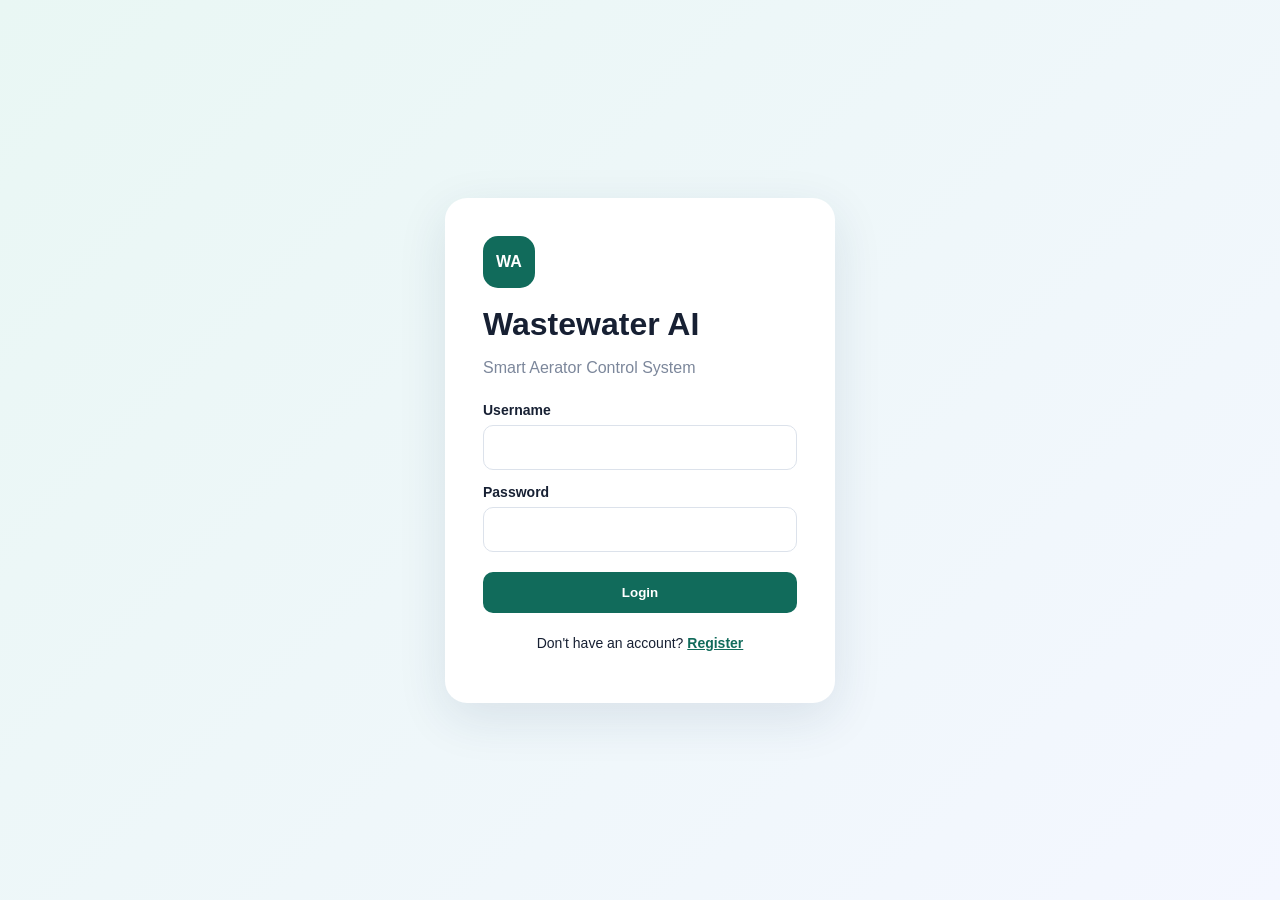
<file: index.html>
<!DOCTYPE html>
<html lang="en">
<head>
<meta charset="UTF-8">
<meta name="viewport" content="width=device-width, initial-scale=1.0">
<title>Wastewater AI</title>
<link rel="stylesheet" href="css/style.css">
</head>
<body class="login-page">
<div class="login-card">
  <div class="logo">WA</div>
  <h1>Wastewater AI</h1>
  <p class="muted">Smart Aerator Control System</p>

  <form id="loginForm">
    <label>Username</label>
    <input id="username" required>

    <label>Password</label>
    <input id="password" type="password" required>

    <button type="submit">Login</button>
    <p id="message" class="message"></p>
  </form>

  <p class="switch">Don't have an account?
    <a href="register.html">Register</a>
  </p>
</div>
<script src="js/api.js"></script>
<script src="js/auth.js"></script>
</body>
</html>
</file>
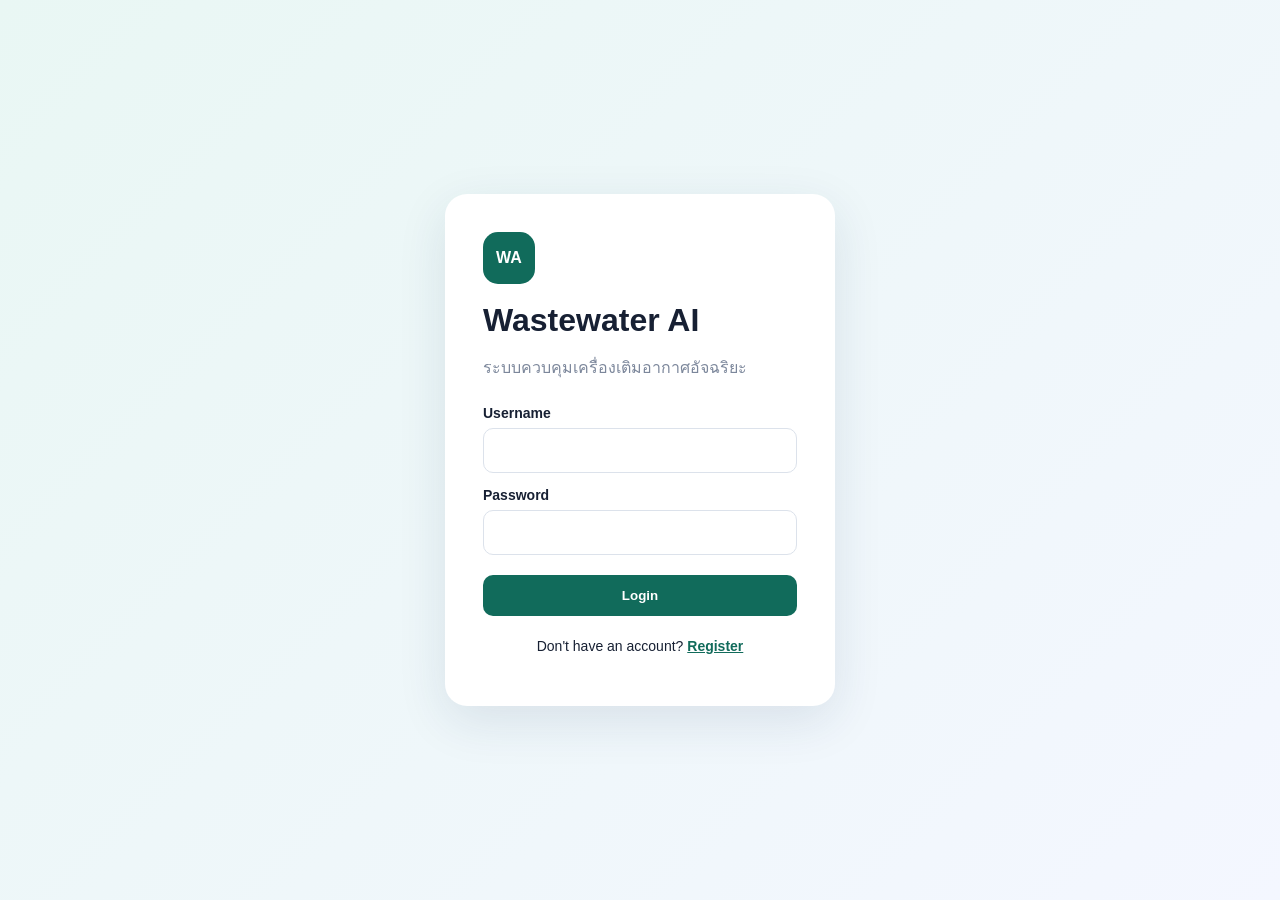
<file: frontend/index.html>
<!DOCTYPE html>
<html lang="en">
<head>
<meta charset="UTF-8">
<meta name="viewport" content="width=device-width, initial-scale=1.0">
<title>Wastewater AI</title>
<link rel="stylesheet" href="css/style.css">
</head>
<body class="login-page">
<div class="login-card">
  <div class="logo">WA</div>
  <h1>Wastewater AI</h1>
  <p class="muted">ระบบควบคุมเครื่องเติมอากาศอัจฉริยะ</p>

  <form id="loginForm">
    <label>Username</label>
    <input id="username" required>

    <label>Password</label>
    <input id="password" type="password" required>

    <button type="submit">Login</button>
    <p id="message" class="message"></p>
  </form>

  <p class="switch">Don't have an account?
    <a href="register.html">Register</a>
  </p>
</div>
<script src="js/api.js"></script>
<script src="js/auth.js"></script>
</body>
</html>
</file>
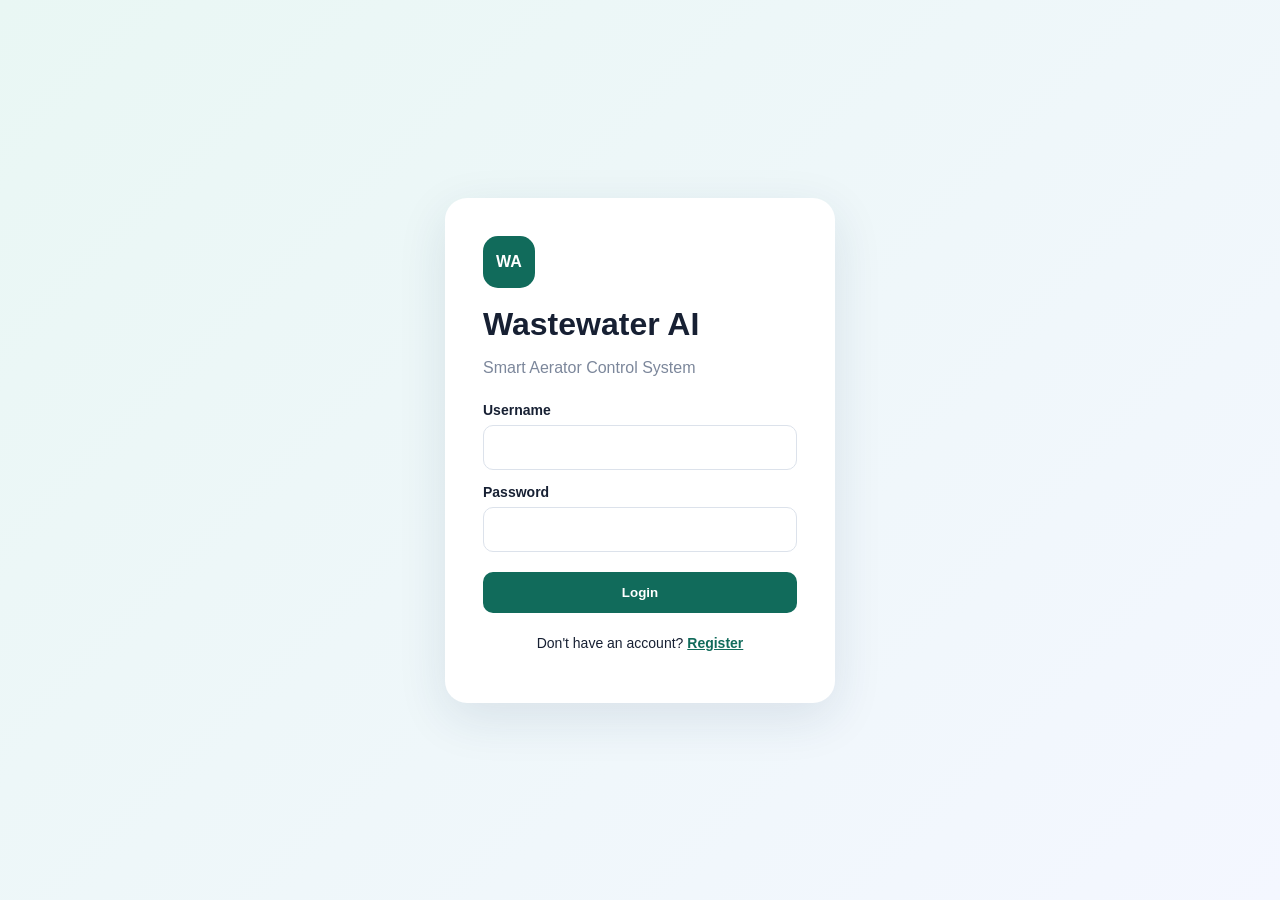
<file: prediction.html>
<!DOCTYPE html>
<html lang="en">
<head><meta charset="UTF-8"><meta name="viewport" content="width=device-width, initial-scale=1.0">
<title>AI Prediction</title><link rel="stylesheet" href="css/style.css"></head>
<body>
<div class="layout"><aside class="sidebar">
<div class="brand"><span>WA</span> Wastewater AI</div>
<nav><a href="dashboard.html">Dashboard</a><a href="water.html">Water Quality</a><a class="active" href="prediction.html">AI Prediction</a><a href="history.html">History</a></nav>
<button class="logout" onclick="logout()">Logout</button>
</aside>
<main class="main"><header><div><p class="muted">Machine Learning</p><h2>AI Aerator Prediction</h2></div></header>
<section class="panel">
<form id="predictionForm" class="grid-form">
<label>Influent COD<input id="cod" type="number" step="0.01" required></label>
<label>Flow Rate<input id="flow" type="number" step="0.01" required></label>
<label>Water Temperature<input id="temp" type="number" step="0.01" required></label>
<label>Current DO<input id="do" type="number" step="0.01" required></label>
<button type="submit">Predict Aerator Speed</button>
</form>
<div id="result" class="result hidden"><span>Recommended Speed</span><strong id="speed">0%</strong></div>
<p id="message" class="message"></p>
</section></main></div>
<script src="js/api.js"></script><script src="js/prediction.js"></script>
</body></html>
</file>
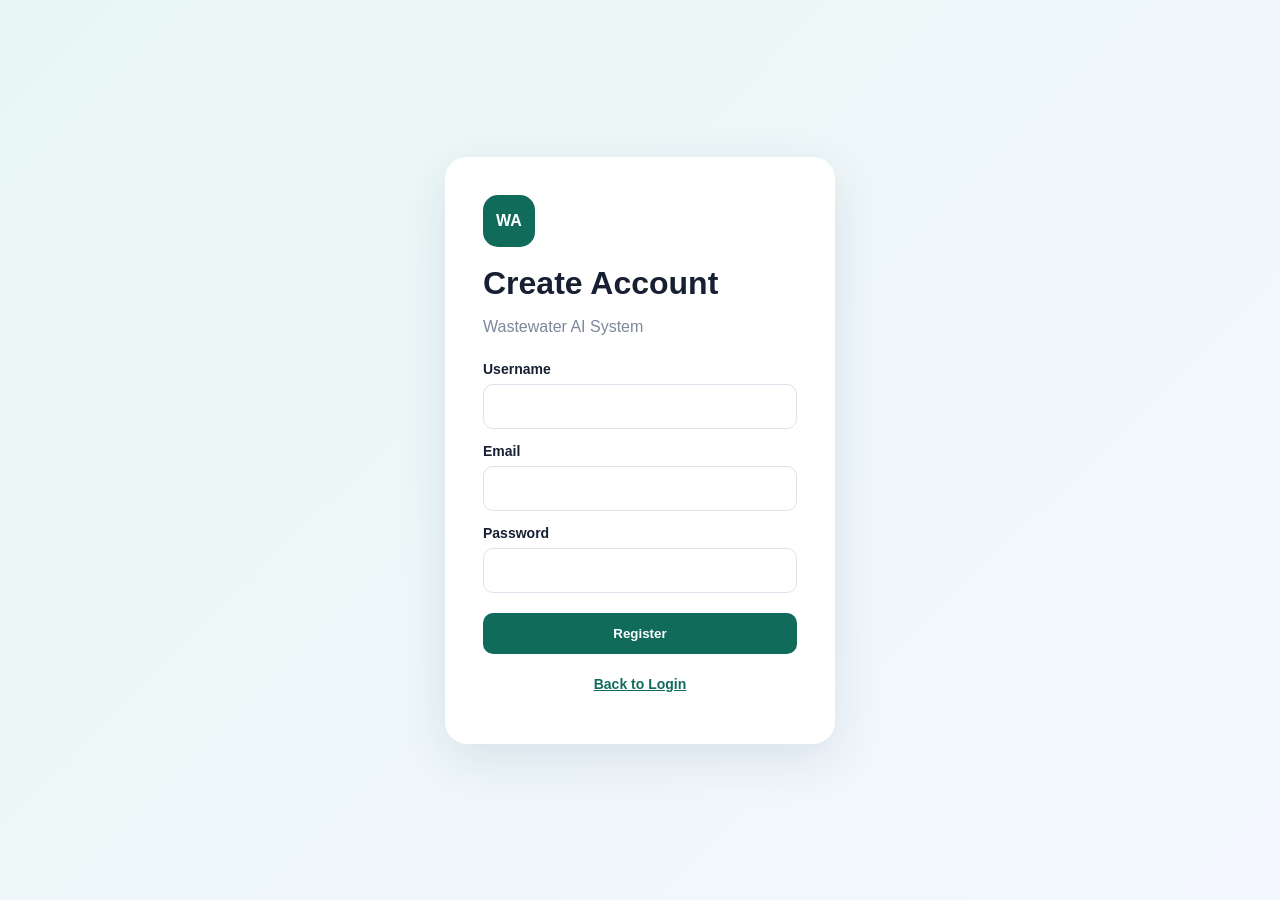
<file: register.html>
<!DOCTYPE html>
<html lang="en">
<head>
<meta charset="UTF-8">
<meta name="viewport" content="width=device-width, initial-scale=1.0">
<title>Register - Wastewater AI</title>
<link rel="stylesheet" href="css/style.css">
</head>
<body class="login-page">
<div class="login-card">
  <div class="logo">WA</div>
  <h1>Create Account</h1>
  <p class="muted">Wastewater AI System</p>
  <form id="registerForm">
    <label>Username</label>
    <input id="username" required>
    <label>Email</label>
    <input id="email" type="email" required>
    <label>Password</label>
    <input id="password" type="password" minlength="6" required>
    <button type="submit">Register</button>
    <p id="message" class="message"></p>
  </form>
  <p class="switch"><a href="index.html">Back to Login</a></p>
</div>
<script src="js/api.js"></script>
<script src="js/auth.js"></script>
</body>
</html>
</file>
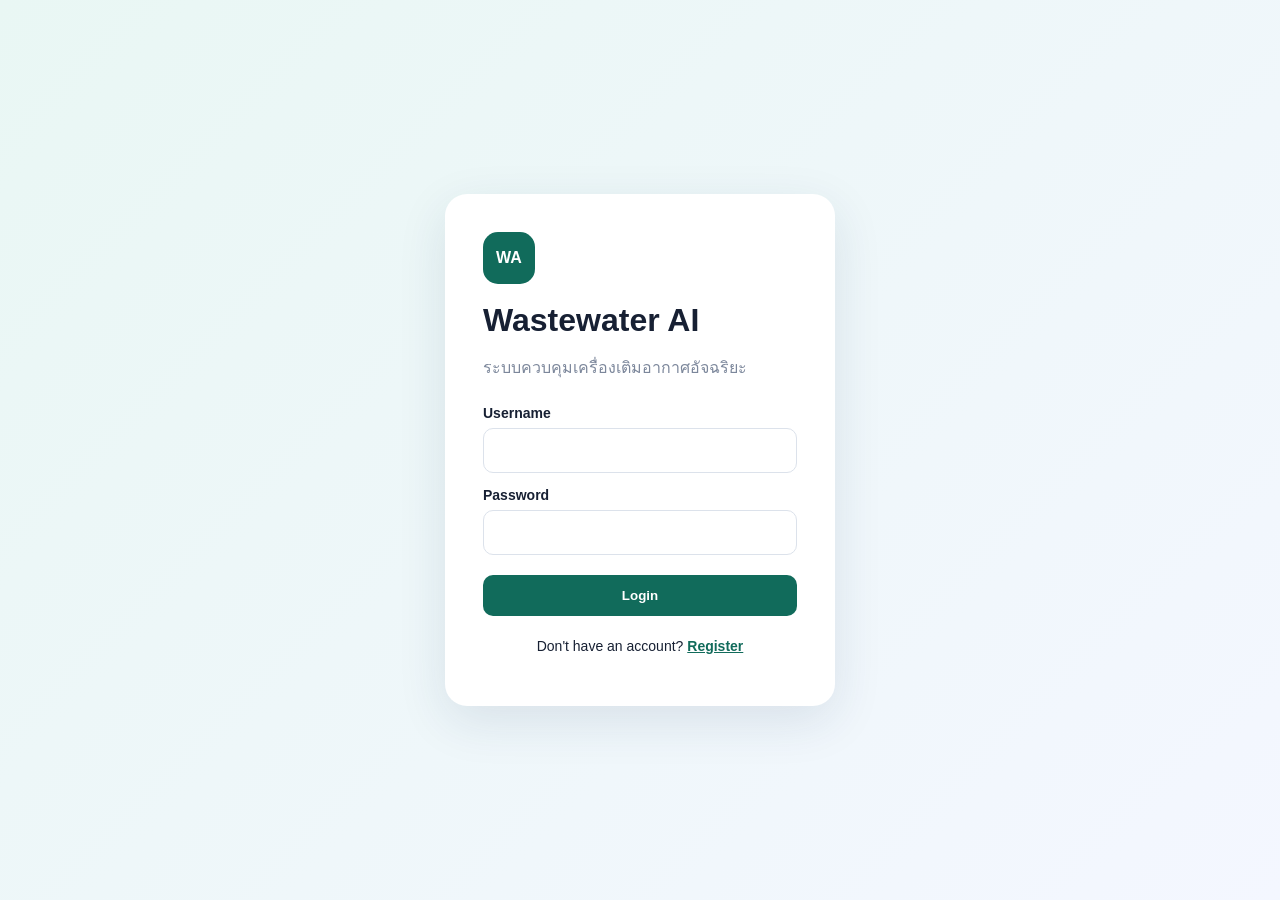
<file: frontend/admin.html>
<!DOCTYPE html>
<html lang="en">
<head><meta charset="UTF-8"><meta name="viewport" content="width=device-width, initial-scale=1.0">
<title>Admin - Wastewater AI</title><link rel="stylesheet" href="css/style.css"></head>
<body>
<div class="layout"><aside class="sidebar">
<div class="brand"><span>WA</span> Wastewater AI</div>
<nav><a href="dashboard.html">Dashboard</a><a href="water.html">Water Quality</a><a href="prediction.html">AI Prediction</a><a href="history.html">History</a><a href="shop.html">Shop</a><a href="support.html">Support</a><a class="active" id="navAdmin" href="admin.html">Admin</a></nav>
<button class="logout" onclick="logout()">Logout</button>
</aside>
<main class="main">
<header><div><p class="muted">Administration</p><h2>Admin Dashboard</h2></div></header>

<section class="admin-kpis" id="kpis">
  <div class="stat"><span>ลูกค้า</span><strong id="kCustomers">--</strong></div>
  <div class="stat"><span>เครื่องที่ขายแล้ว</span><strong id="kDevices">--</strong><small id="kUnassigned"></small></div>
  <div class="stat" id="kAlertBox"><span>เครื่องที่ต้องเฝ้าระวัง</span><strong id="kAlert">--</strong><small id="kCritical"></small></div>
  <div class="stat" id="kReqBox"><span>คำขอแจ้งซ่อมที่ค้างอยู่</span><strong id="kRequests">--</strong></div>
  <div class="stat"><span>เครื่องที่ไม่ส่งข้อมูล</span><strong id="kOffline">--</strong><small>เกิน 15 นาที / ยังไม่เคยส่ง</small></div>
  <div class="stat"><span>ประกันใกล้หมด (30 วัน)</span><strong id="kWarranty">--</strong><small id="kExpired"></small></div>
  <div class="stat" id="kOrderBox"><span>คำสั่งซื้อรอยืนยัน</span><strong id="kOrders">--</strong></div>
  <div class="stat"><span>การวัดใน 24 ชั่วโมง</span><strong id="kReadings">--</strong></div>
</section>

<section class="panel">
  <div class="panel-title"><div><h3>เครื่องที่ต้องดูแลก่อน</h3><p class="muted">เรียงตามความรุนแรง (วิกฤต → เฝ้าระวัง → ไม่ส่งข้อมูล)</p></div></div>
  <div class="table-wrap">
    <table class="compact">
      <thead><tr><th>Serial</th><th>ลูกค้า</th><th>สถานะ</th><th>DO</th><th>ส่งข้อมูลล่าสุด</th></tr></thead>
      <tbody id="attentionBody"></tbody>
    </table>
  </div>
</section>

<section class="panel" style="margin-top:24px">
  <div class="panel-title"><div><h3>เครื่องที่ขายแล้ว</h3><p class="muted">ผูกเครื่องกับบัญชีลูกค้า ดูสถานะและประกัน</p></div></div>
  <p id="deviceMessage" class="message"></p>
  <div class="form-inline">
    <div><label for="dSerial">Serial No.</label><input id="dSerial" placeholder="เช่น WT-2026-0001"></div>
    <div><label for="dModel">รุ่น</label><input id="dModel" placeholder="เช่น AeroClean 50"></div>
    <div><label for="dUser">ลูกค้า</label><select id="dUser"><option value="">ยังไม่ผูกลูกค้า</option></select></div>
    <div><label for="dDate">วันที่ซื้อ</label><input id="dDate" type="date"></div>
    <div style="flex:0 1 110px"><label for="dWarranty">ประกัน (เดือน)</label><input id="dWarranty" type="number" min="0" max="120" value="12"></div>
    <div style="flex:0 0 auto"><button id="addDeviceBtn">เพิ่มเครื่อง</button></div>
  </div>
  <div class="table-wrap">
    <table class="compact">
      <thead><tr><th>Serial</th><th>รุ่น</th><th>ลูกค้า</th><th>สถานะ</th><th>ประกันถึง</th><th></th></tr></thead>
      <tbody id="devicesBody"></tbody>
    </table>
  </div>
</section>

<section class="panel" style="margin-top:24px">
  <div class="panel-title"><div><h3>คำสั่งซื้อเครื่อง</h3><p class="muted">ยืนยัน จัดส่ง และปิดงาน (ยกเลิกแล้วระบบคืนสต็อกให้อัตโนมัติ) เมื่อส่งมอบแล้วให้เพิ่มเครื่องและผูกกับลูกค้าในส่วน "เครื่องที่ขายแล้ว"</p></div>
    <select id="orderFilter" style="width:auto"><option value="">ทั้งหมด</option><option value="pending">รอยืนยัน</option><option value="confirmed">ยืนยันแล้ว</option><option value="shipped">จัดส่งแล้ว</option><option value="completed">สำเร็จ</option><option value="cancelled">ยกเลิก</option></select>
  </div>
  <p id="orderAdminMessage" class="message"></p>
  <div class="table-wrap">
    <table class="compact">
      <thead><tr><th>วันที่</th><th>ลูกค้า</th><th>รายการ</th><th>ยอดรวม</th><th>ติดต่อ / จัดส่ง</th><th>สถานะ</th><th></th></tr></thead>
      <tbody id="ordersAdminBody"></tbody>
    </table>
  </div>
</section>

<section class="panel" style="margin-top:24px">
  <div class="panel-title"><div><h3>สินค้า (เครื่องเติมอากาศ)</h3><p class="muted">ราคา สต็อก และการเปิด/ปิดขาย ลูกค้าเห็นเฉพาะสินค้าที่เปิดขาย</p></div></div>
  <p id="productMessage" class="message"></p>
  <div class="form-inline">
    <div><label for="pCode">รหัสรุ่น</label><input id="pCode"></div>
    <div style="flex:2 1 220px"><label for="pName">ชื่อสินค้า</label><input id="pName"></div>
    <div><label for="pPrice">ราคา (บาท)</label><input id="pPrice" type="number" min="0" step="any"></div>
    <div><label for="pStock">สต็อก</label><input id="pStock" type="number" min="0" value="0"></div>
    <div><label for="pFlow">รองรับการไหลสูงสุด (m³/h)</label><input id="pFlow" type="number" min="0" step="any"></div>
    <div><label for="pAir">ปริมาณลม (m³/min)</label><input id="pAir" type="number" min="0" step="any"></div>
    <div><label for="pKw">กำลัง (kW)</label><input id="pKw" type="number" min="0" step="any"></div>
    <div><label for="pWarranty">ประกัน (เดือน)</label><input id="pWarranty" type="number" min="0" value="12"></div>
    <div style="flex:3 1 300px"><label for="pDesc">รายละเอียด</label><input id="pDesc"></div>
    <div style="flex:0 0 auto"><button id="addProductBtn">เพิ่มสินค้า</button></div>
  </div>
  <div class="table-wrap">
    <table class="compact">
      <thead><tr><th>รหัส</th><th>ชื่อ</th><th>ราคา</th><th>สต็อก</th><th>เปิดขาย</th><th></th></tr></thead>
      <tbody id="productsBody"></tbody>
    </table>
  </div>
</section>

<section class="panel" style="margin-top:24px">
  <div class="panel-title"><div><h3>คำขอแจ้งซ่อมจากลูกค้า</h3><p class="muted">เปลี่ยนสถานะและเขียนข้อความตอบกลับ ลูกค้าจะเห็นในหน้า Support</p></div>
    <select id="reqFilter" style="width:auto"><option value="">ทั้งหมด</option><option value="open">รอดำเนินการ</option><option value="in_progress">กำลังดำเนินการ</option><option value="closed">ปิดงานแล้ว</option></select>
  </div>
  <p id="requestMessage" class="message"></p>
  <div class="table-wrap">
    <table class="compact">
      <thead><tr><th>วันที่</th><th>ลูกค้า / เครื่อง</th><th>เรื่อง</th><th>สถานะ</th><th>ตอบกลับ</th><th></th></tr></thead>
      <tbody id="requestsBody"></tbody>
    </table>
  </div>
</section>

<section class="panel" style="margin-top:24px">
  <div class="panel-title"><div><h3>Manage Users</h3><p class="muted">Grant or remove admin access, or remove an account</p></div></div>
  <p id="usersMessage" class="message"></p>
  <div class="table-wrap">
    <table>
      <thead><tr><th>ID</th><th>Username</th><th>Email</th><th>Role</th><th>Created</th><th>Actions</th></tr></thead>
      <tbody id="usersBody"></tbody>
    </table>
  </div>
</section>

<section class="panel" style="margin-top:24px">
  <div class="panel-title"><div><h3>Index Check</h3><p class="muted">See which real queries are using the database indexes (SQLite query plan)</p></div></div>
  <button class="button-small" onclick="loadExplain()">Check Index Usage</button>
  <div id="explainResult" class="table-wrap" style="margin-top:14px"></div>
</section>

<section class="panel" style="margin-top:24px">
  <div class="panel-title"><div><h3>ข้อมูลคุณภาพน้ำของทุกคน</h3><p class="muted">500 รายการล่าสุดของผู้ใช้ทุกคน</p></div></div>
  <div class="table-wrap">
    <table>
      <thead><tr><th>วันที่</th><th>ผู้ใช้</th><th>COD</th><th>การไหล</th><th>อุณหภูมิ</th><th>DO</th><th>สถานะ</th></tr></thead>
      <tbody id="allWaterBody"></tbody>
    </table>
  </div>
</section>

<section class="panel" style="margin-top:24px">
  <div class="panel-title"><div><h3>การทำนายของทุกคน</h3><p class="muted">500 รายการล่าสุดของผู้ใช้ทุกคน</p></div></div>
  <div class="table-wrap">
    <table>
      <thead><tr><th>วันที่</th><th>ผู้ใช้</th><th>COD</th><th>การไหล</th><th>อุณหภูมิ</th><th>DO</th><th>ความเร็ว</th></tr></thead>
      <tbody id="allPredictionsBody"></tbody>
    </table>
  </div>
</section>

</main></div>
<script src="js/api.js"></script>
<script src="js/admin.js"></script>
</body></html>
</file>
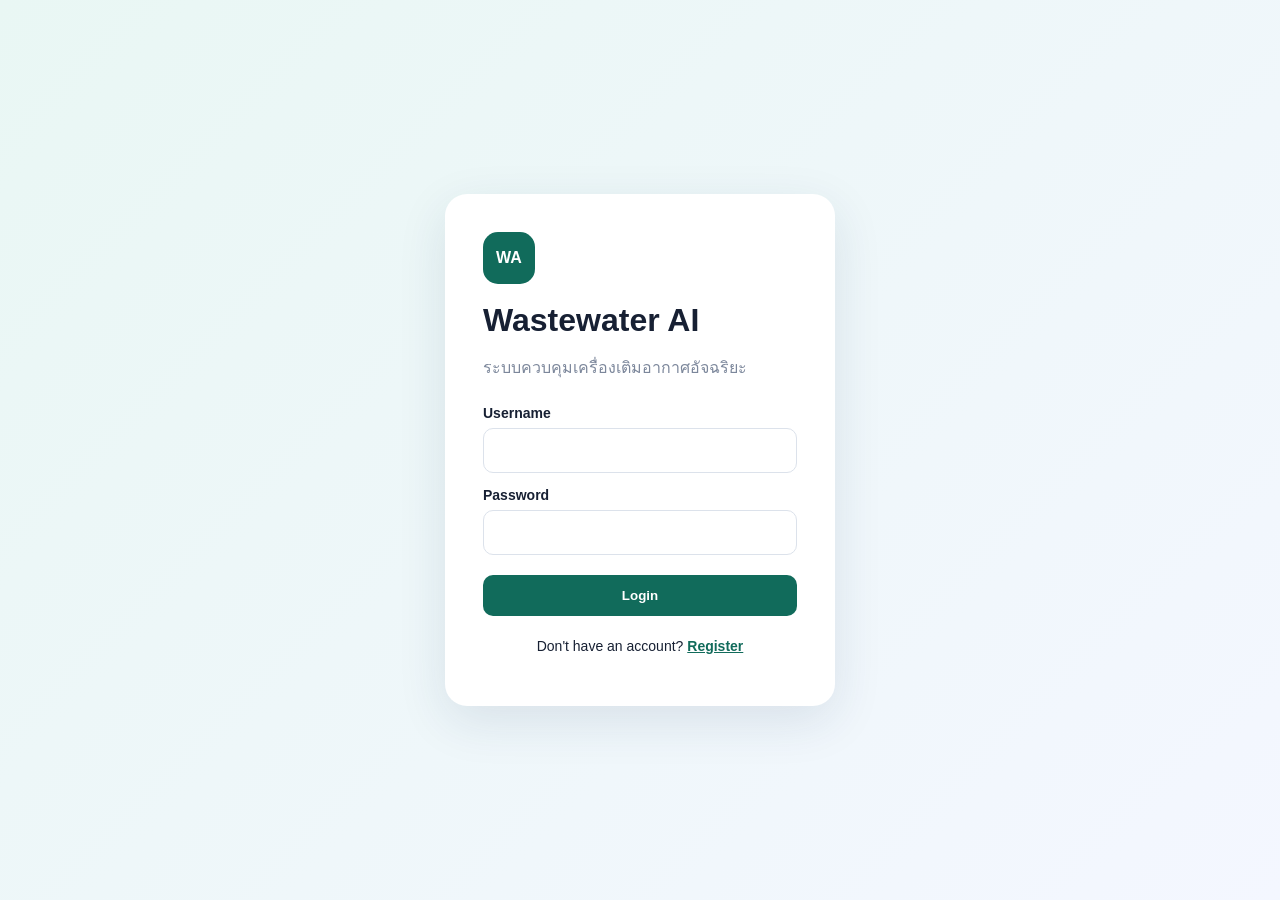
<file: frontend/prediction.html>
<!DOCTYPE html>
<html lang="en">
<head><meta charset="UTF-8"><meta name="viewport" content="width=device-width, initial-scale=1.0">
<title>AI Prediction</title><link rel="stylesheet" href="css/style.css"></head>
<body>
<div class="layout"><aside class="sidebar">
<div class="brand"><span>WA</span> Wastewater AI</div>
<nav><a href="dashboard.html">Dashboard</a><a href="water.html">Water Quality</a><a class="active" href="prediction.html">AI Prediction</a><a href="history.html">History</a><a href="shop.html">Shop</a><a href="support.html">Support</a><a id="navAdmin" href="admin.html" style="display:none">Admin</a></nav>
<button class="logout" onclick="logout()">Logout</button>
</aside>
<main class="main"><header><div><p class="muted">แมชชีนเลิร์นนิง</p><h2>ทำนายความเร็วเครื่องเติมอากาศด้วย AI</h2></div></header>
<section class="panel">
<form id="predictionForm" class="grid-form">
<label>ค่า COD น้ำเข้า (Influent COD)<input id="cod" type="number" step="0.01" required></label>
<label>อัตราการไหล (Flow Rate)<input id="flow" type="number" step="0.01" required></label>
<label>อุณหภูมิน้ำ (Water Temperature)<input id="temp" type="number" step="0.01" required></label>
<label>ค่าออกซิเจนละลายน้ำปัจจุบัน (Current DO)<input id="do" type="number" step="0.01" required></label>
<button type="submit">ทำนายความเร็วเครื่องเติมอากาศ</button>
</form>
<div id="result" class="result hidden"><span>ความเร็วที่แนะนำ</span><strong id="speed">0%</strong></div>
<p id="message" class="message"></p>
</section></main></div>
<script src="js/api.js"></script><script src="js/prediction.js"></script>
</body></html>
</file>
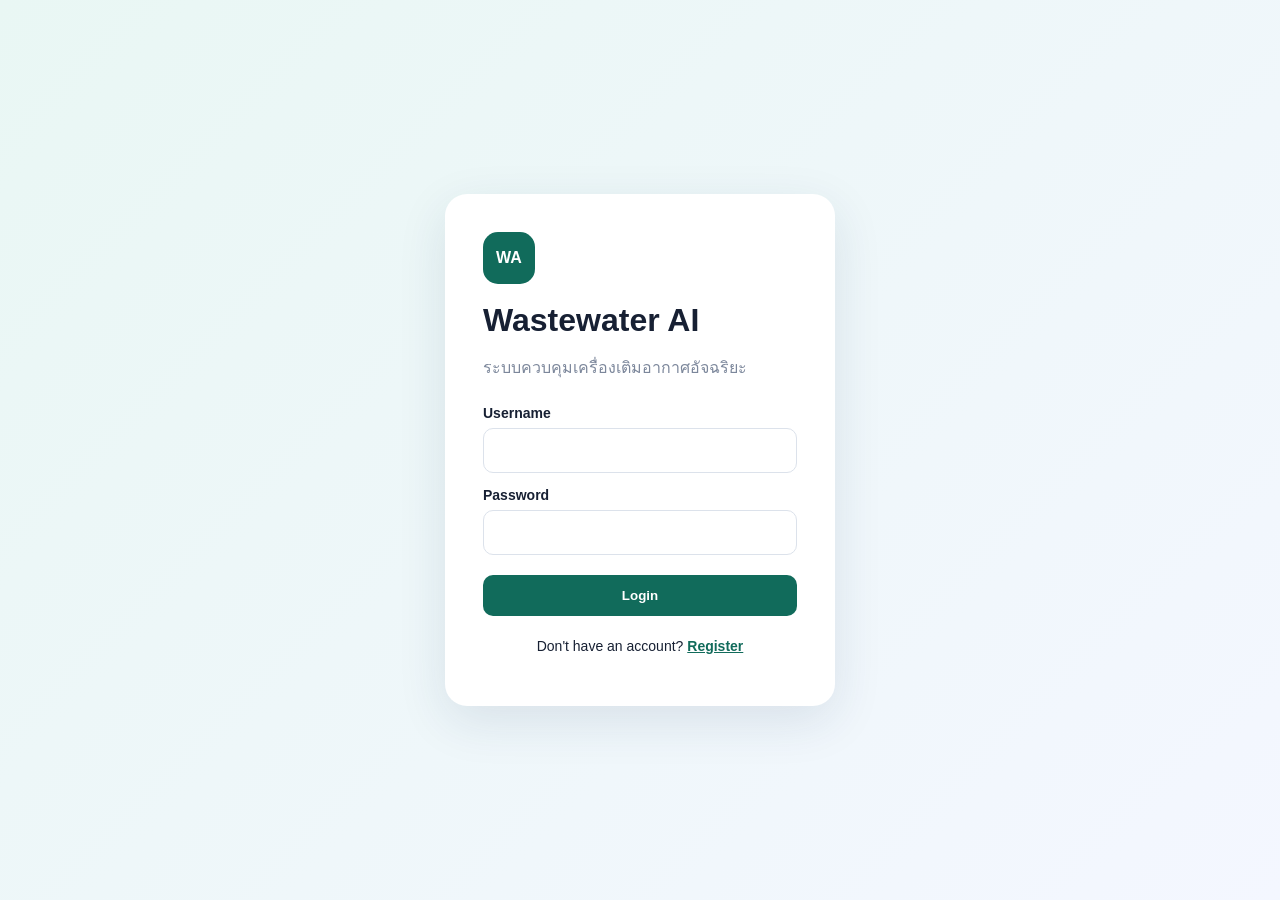
<file: frontend/support.html>
<!DOCTYPE html>
<html lang="en">
<head>
<meta charset="UTF-8">
<meta name="viewport" content="width=device-width, initial-scale=1.0">
<title>Support - Wastewater AI</title>
<link rel="stylesheet" href="css/style.css">
</head>
<body>
<div class="layout">
<aside class="sidebar">
  <div class="brand"><span>WA</span> Wastewater AI</div>
  <nav>
    <a href="dashboard.html">Dashboard</a>
    <a href="water.html">Water Quality</a>
    <a href="prediction.html">AI Prediction</a>
    <a href="history.html">History</a>
    <a href="shop.html">Shop</a><a class="active" href="support.html">Support</a>
    <a id="navAdmin" href="admin.html" style="display:none">Admin</a>
  </nav>
  <button class="logout" onclick="logout()">Logout</button>
</aside>

<main class="main">
  <header>
    <div><p class="muted">ฝ่ายบริการลูกค้า</p><h2>แจ้งซ่อม / ติดต่อสอบถาม</h2></div>
  </header>

  <section class="panel">
    <div class="panel-title"><h3>ส่งคำขอใหม่</h3></div>
    <div style="margin-top:14px">
      <label for="deviceSelect">เครื่อง</label>
      <select id="deviceSelect"><option value="">ไม่ระบุเครื่อง</option></select>
      <label for="subject">หัวข้อ</label>
      <input id="subject" maxlength="150" placeholder="เช่น เครื่องเติมอากาศมีเสียงดังผิดปกติ">
      <label for="detail">รายละเอียด</label>
      <textarea id="detail" maxlength="2000" placeholder="อธิบายอาการที่พบ"></textarea>
      <button id="sendBtn" style="margin-top:16px">ส่งคำขอ</button>
      <p id="formMessage" class="message"></p>
    </div>
  </section>

  <section class="panel" style="margin-top:24px">
    <div class="panel-title"><h3>คำขอของฉัน</h3></div>
    <div class="table-wrap">
      <table>
        <thead><tr><th>วันที่</th><th>เครื่อง</th><th>หัวข้อ</th><th>สถานะ</th><th>ตอบกลับจากทีมงาน</th></tr></thead>
        <tbody id="requestsBody"></tbody>
      </table>
    </div>
  </section>
</main>
</div>
<script src="js/api.js"></script>
<script src="js/support.js"></script>
</body>
</html>
</file>
<file: css/style.css>
*{box-sizing:border-box}body{margin:0;font-family:Arial,Helvetica,sans-serif;background:#f5f7fb;color:#172033}.login-page{min-height:100vh;display:flex;align-items:center;justify-content:center;background:linear-gradient(135deg,#e9f7f4,#f4f7ff)}.login-card{width:390px;background:#fff;padding:38px;border-radius:22px;box-shadow:0 15px 50px #1d35571c}.logo{width:52px;height:52px;border-radius:15px;background:#116b5b;color:white;display:grid;place-items:center;font-weight:800;margin-bottom:18px}.login-card h1{margin:0 0 5px}.muted{color:#7c879b}.login-card form{margin-top:25px}label{display:block;font-size:14px;font-weight:700;margin:14px 0 7px}input{width:100%;padding:13px;border:1px solid #dce2eb;border-radius:10px;font-size:15px;outline:none}input:focus{border-color:#16836e}button,.button-small{border:0;background:#116b5b;color:#fff;padding:13px 18px;border-radius:10px;font-weight:700;cursor:pointer;text-decoration:none;display:inline-block}.login-card button{width:100%;margin-top:20px}.switch{text-align:center;font-size:14px;margin-top:22px}.switch a{color:#116b5b;font-weight:700}.message{font-size:14px}.layout{display:flex;min-height:100vh}.sidebar{width:245px;background:#102f2a;color:white;padding:25px 18px;display:flex;flex-direction:column}.brand{font-size:18px;font-weight:800;margin-bottom:35px}.brand span{background:#fff;color:#116b5b;border-radius:8px;padding:7px;margin-right:8px}.sidebar nav{display:grid;gap:7px}.sidebar nav a{color:#b9ccc8;text-decoration:none;padding:13px 14px;border-radius:9px}.sidebar nav a.active,.sidebar nav a:hover{background:#1d5047;color:white}.logout{margin-top:auto;background:#244b45}.main{flex:1;padding:35px 45px}header{display:flex;justify-content:space-between;align-items:center;margin-bottom:28px}header h2{margin:0}.status-dot{color:#198754;font-size:14px}.cards{display:grid;grid-template-columns:repeat(4,1fr);gap:18px;margin-bottom:22px}.stat,.panel{background:#fff;border-radius:16px;padding:22px;box-shadow:0 4px 20px #1d35570a}.stat span,.stat small{display:block;color:#7c879b}.stat strong{font-size:31px;display:inline-block;margin:12px 5px 5px 0}.panel-title{display:flex;align-items:center;justify-content:space-between}.panel-title h3{margin:0}.prediction-box{display:flex;gap:35px;align-items:center;margin-top:25px}.gauge{width:150px;height:150px;border-radius:50%;background:#e4f2ef;display:grid;place-items:center;color:#116b5b;font-size:25px;font-weight:800}.grid-form{display:grid;grid-template-columns:1fr 1fr;gap:10px 22px}.grid-form button{grid-column:1/-1;margin-top:10px}.result{margin-top:30px;padding:28px;border-radius:15px;background:#e8f6f2;text-align:center}.result span{display:block;color:#657383}.result strong{display:block;color:#116b5b;font-size:48px;margin-top:8px}.hidden{display:none}.chart-wrap{margin-top:18px;position:relative;min-height:280px}.table-wrap{overflow:auto}table{width:100%;border-collapse:collapse}th,td{text-align:left;padding:14px;border-bottom:1px solid #edf0f4;font-size:14px}th{color:#667085;background:#fafbfc}@media(max-width:800px){.sidebar{width:190px}.main{padding:25px}.cards{grid-template-columns:1fr 1fr}}@media(max-width:600px){.layout{display:block}.sidebar{width:100%;min-height:auto}.sidebar nav{grid-template-columns:1fr 1fr}.logout{margin-top:20px}.cards,.grid-form{grid-template-columns:1fr}.main{padding:20px}}
</file>
<file: frontend/css/style.css>
*{box-sizing:border-box}body{margin:0;font-family:Arial,Helvetica,sans-serif;background:#f5f7fb;color:#172033}.login-page{min-height:100vh;display:flex;align-items:center;justify-content:center;background:linear-gradient(135deg,#e9f7f4,#f4f7ff)}.login-card{width:390px;background:#fff;padding:38px;border-radius:22px;box-shadow:0 15px 50px #1d35571c}.logo{width:52px;height:52px;border-radius:15px;background:#116b5b;color:white;display:grid;place-items:center;font-weight:800;margin-bottom:18px}.login-card h1{margin:0 0 5px}.muted{color:#7c879b}.login-card form{margin-top:25px}label{display:block;font-size:14px;font-weight:700;margin:14px 0 7px}input{width:100%;padding:13px;border:1px solid #dce2eb;border-radius:10px;font-size:15px;outline:none}input:focus{border-color:#16836e}button,.button-small{border:0;background:#116b5b;color:#fff;padding:13px 18px;border-radius:10px;font-weight:700;cursor:pointer;text-decoration:none;display:inline-block}.login-card button{width:100%;margin-top:20px}.switch{text-align:center;font-size:14px;margin-top:22px}.switch a{color:#116b5b;font-weight:700}.message{font-size:14px}.layout{display:flex;min-height:100vh}.sidebar{width:245px;background:#102f2a;color:white;padding:25px 18px;display:flex;flex-direction:column}.brand{font-size:18px;font-weight:800;margin-bottom:35px}.brand span{background:#fff;color:#116b5b;border-radius:8px;padding:7px;margin-right:8px}.sidebar nav{display:grid;gap:7px}.sidebar nav a{color:#b9ccc8;text-decoration:none;padding:13px 14px;border-radius:9px}.sidebar nav a.active,.sidebar nav a:hover{background:#1d5047;color:white}.logout{margin-top:auto;background:#244b45}.main{flex:1;padding:35px 45px}header{display:flex;justify-content:space-between;align-items:center;margin-bottom:28px}header h2{margin:0}.status-dot{color:#198754;font-size:14px}.cards{display:grid;grid-template-columns:repeat(4,1fr);gap:18px;margin-bottom:22px}.stat,.panel{background:#fff;border-radius:16px;padding:22px;box-shadow:0 4px 20px #1d35570a}.stat span,.stat small{display:block;color:#7c879b}.stat strong{font-size:31px;display:inline-block;margin:12px 5px 5px 0}.panel-title{display:flex;align-items:center;justify-content:space-between}.panel-title h3{margin:0}.prediction-box{display:flex;gap:35px;align-items:center;margin-top:25px}.gauge{width:150px;height:150px;border-radius:50%;background:#e4f2ef;display:grid;place-items:center;color:#116b5b;font-size:25px;font-weight:800}.grid-form{display:grid;grid-template-columns:1fr 1fr;gap:10px 22px}.grid-form button{grid-column:1/-1;margin-top:10px}.result{margin-top:30px;padding:28px;border-radius:15px;background:#e8f6f2;text-align:center}.result span{display:block;color:#657383}.result strong{display:block;color:#116b5b;font-size:48px;margin-top:8px}.hidden{display:none}.chart-wrap{margin-top:18px;position:relative;min-height:280px}.table-wrap{overflow:auto}table{width:100%;border-collapse:collapse}th,td{text-align:left;padding:14px;border-bottom:1px solid #edf0f4;font-size:14px}th{color:#667085;background:#fafbfc}@media(max-width:800px){.sidebar{width:190px}.main{padding:25px}.cards{grid-template-columns:1fr 1fr}}@media(max-width:600px){.layout{display:block}.sidebar{width:100%;min-height:auto}.sidebar nav{grid-template-columns:1fr 1fr}.logout{margin-top:20px}.cards,.grid-form{grid-template-columns:1fr}.main{padding:20px}}

/* ---- machine-sales dashboard additions ---- */
.pill{display:inline-block;padding:4px 12px;border-radius:999px;font-size:13px;font-weight:700;white-space:nowrap}
.pill.ok{background:#e1f4ea;color:#157347}.pill.warn{background:#fff3d6;color:#9a6700}.pill.crit{background:#fde2e1;color:#b42318}.pill.offline,.pill.nodata,.pill.closed{background:#eceff3;color:#5b6678}.pill.open{background:#fde2e1;color:#b42318}.pill.in_progress{background:#fff3d6;color:#9a6700}
.banner{display:flex;align-items:center;gap:18px;padding:22px 26px;border-radius:16px;margin-bottom:22px;border:1px solid transparent}
.banner .dot{width:46px;height:46px;border-radius:50%;flex:none;display:grid;place-items:center;color:#fff;font-size:22px;font-weight:800}
.banner h3{margin:0 0 4px}.banner p{margin:2px 0;color:#41505f}
.banner.ok{background:#e8f6ef;border-color:#bfe5d0}.banner.ok .dot{background:#198754}
.banner.warn{background:#fff8e6;border-color:#f3dca0}.banner.warn .dot{background:#d99a00}
.banner.crit{background:#fdecec;border-color:#f3b9b6}.banner.crit .dot{background:#d92d20}
.banner.none{background:#eef1f6;border-color:#dce2eb}.banner.none .dot{background:#8a96a8}
.two-col{display:grid;grid-template-columns:1fr 1fr;gap:22px;margin-bottom:22px}
.kv{display:grid;grid-template-columns:auto 1fr;gap:6px 18px;margin-top:14px;font-size:14px}.kv dt{color:#7c879b}.kv dd{margin:0;font-weight:600}
.device-card{border:1px solid #edf0f4;border-radius:12px;padding:16px;margin-top:12px}
.device-card:first-of-type{margin-top:14px}
.form-inline{display:flex;flex-wrap:wrap;gap:10px;align-items:flex-end;margin-bottom:16px}
.form-inline>div{flex:1 1 150px}.form-inline label{margin:0 0 6px}
select,textarea{width:100%;padding:11px;border:1px solid #dce2eb;border-radius:10px;font-size:14px;font-family:inherit;background:#fff}
textarea{min-height:110px;resize:vertical}
.admin-kpis{display:grid;grid-template-columns:repeat(4,1fr);gap:18px;margin-bottom:22px}
.stat.alert strong{color:#b42318}.stat.good strong{color:#157347}
.note{font-size:13px;color:#667085;margin-top:6px}
.btn-danger{background:#c0392b}.btn-light{background:#e6ece9;color:#1c3a34}
.compact td,.compact th{padding:10px 12px}
@media(max-width:800px){.two-col{grid-template-columns:1fr}.admin-kpis{grid-template-columns:1fr 1fr}}

/* ---- shop ---- */
.pill.pending{background:#fff3d6;color:#9a6700}.pill.confirmed{background:#dfeefe;color:#0b5cad}.pill.shipped{background:#e8e4fb;color:#5b3fc4}.pill.completed{background:#e1f4ea;color:#157347}.pill.cancelled{background:#eceff3;color:#5b6678}
.product-grid{display:grid;grid-template-columns:repeat(auto-fill,minmax(250px,1fr));gap:18px;margin-top:18px}
.product{background:#fff;border:1px solid #edf0f4;border-radius:16px;padding:20px;display:flex;flex-direction:column;gap:8px}
.product.recommended{border-color:#116b5b;box-shadow:0 0 0 2px #116b5b22}
.product h4{margin:0}.product .price{font-size:24px;font-weight:800;color:#116b5b}
.product ul{margin:4px 0;padding-left:18px;color:#41505f;font-size:14px}
.product button{margin-top:auto}
.cart-line{display:flex;justify-content:space-between;align-items:center;gap:10px;padding:10px 0;border-bottom:1px solid #edf0f4;font-size:14px}
.cart-line input{width:70px;padding:7px}
.cart-total{font-size:20px;font-weight:800;text-align:right;margin:14px 0}
</file>
